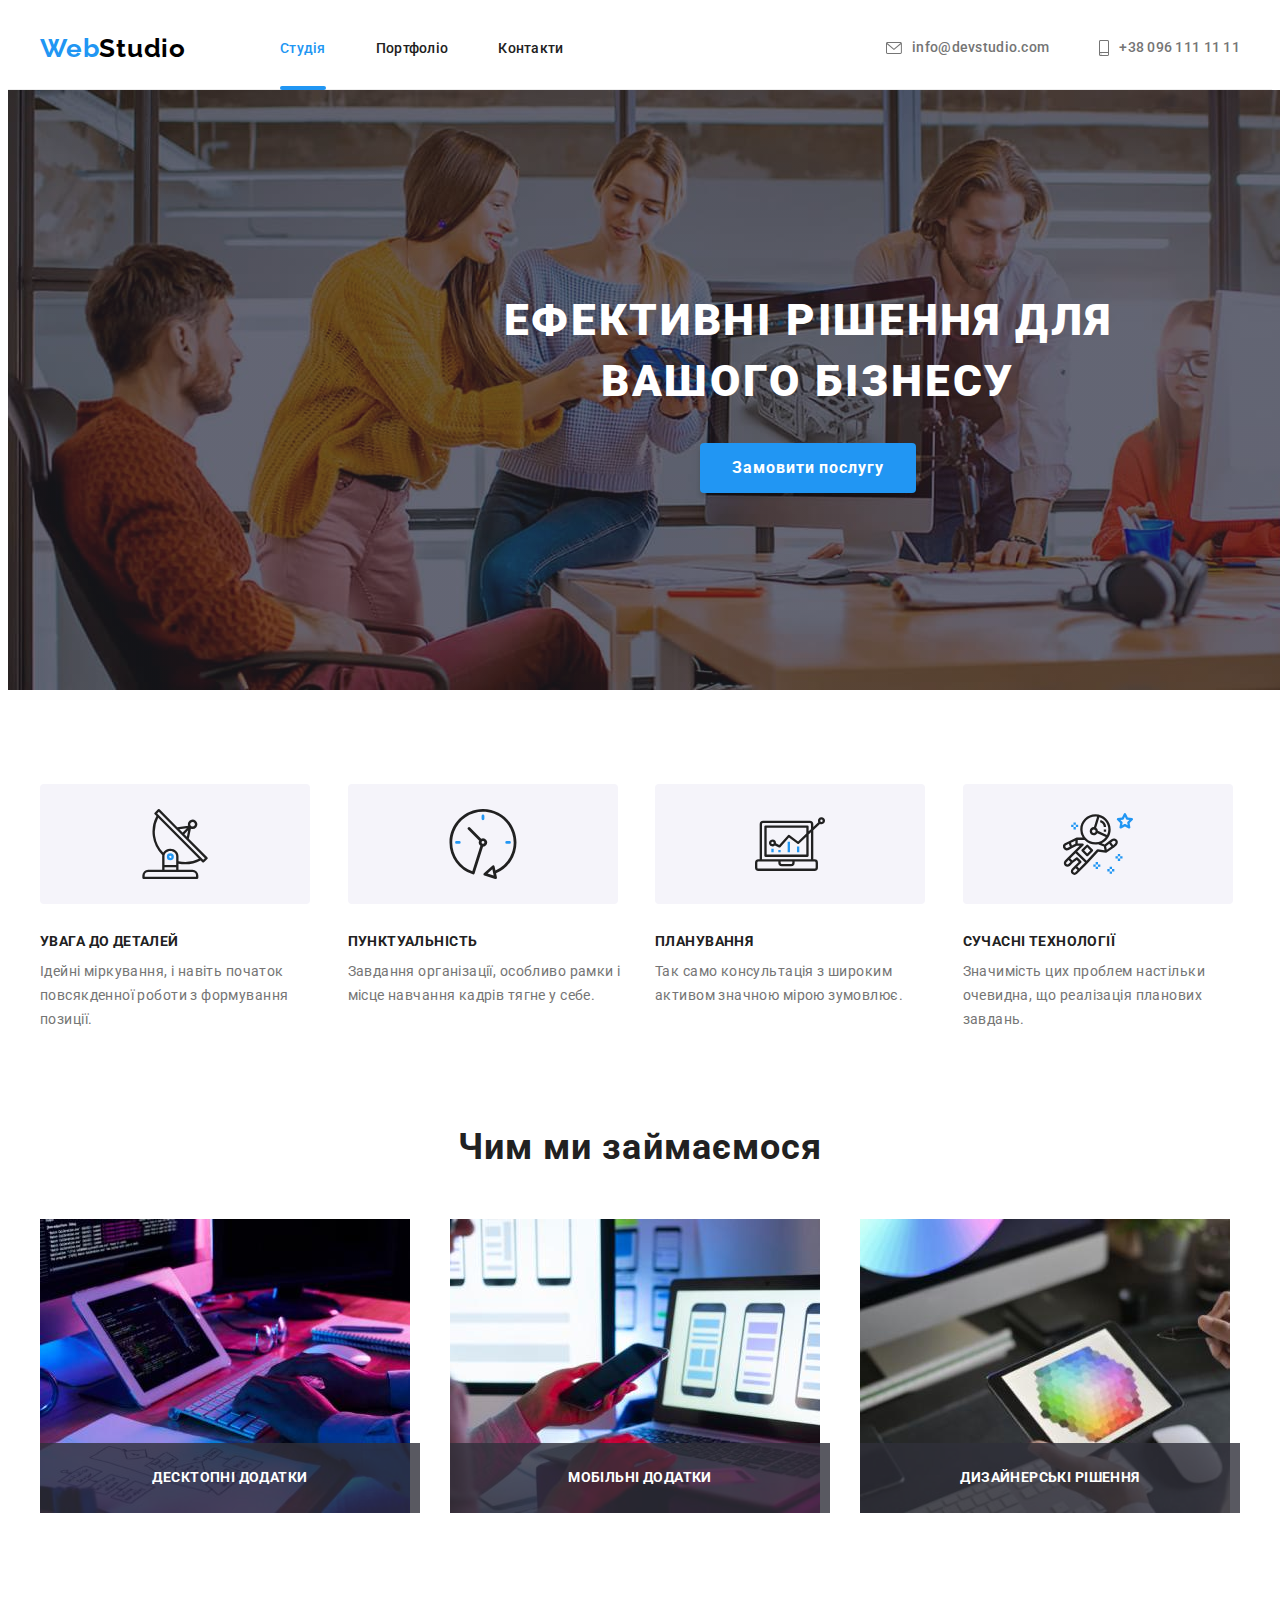
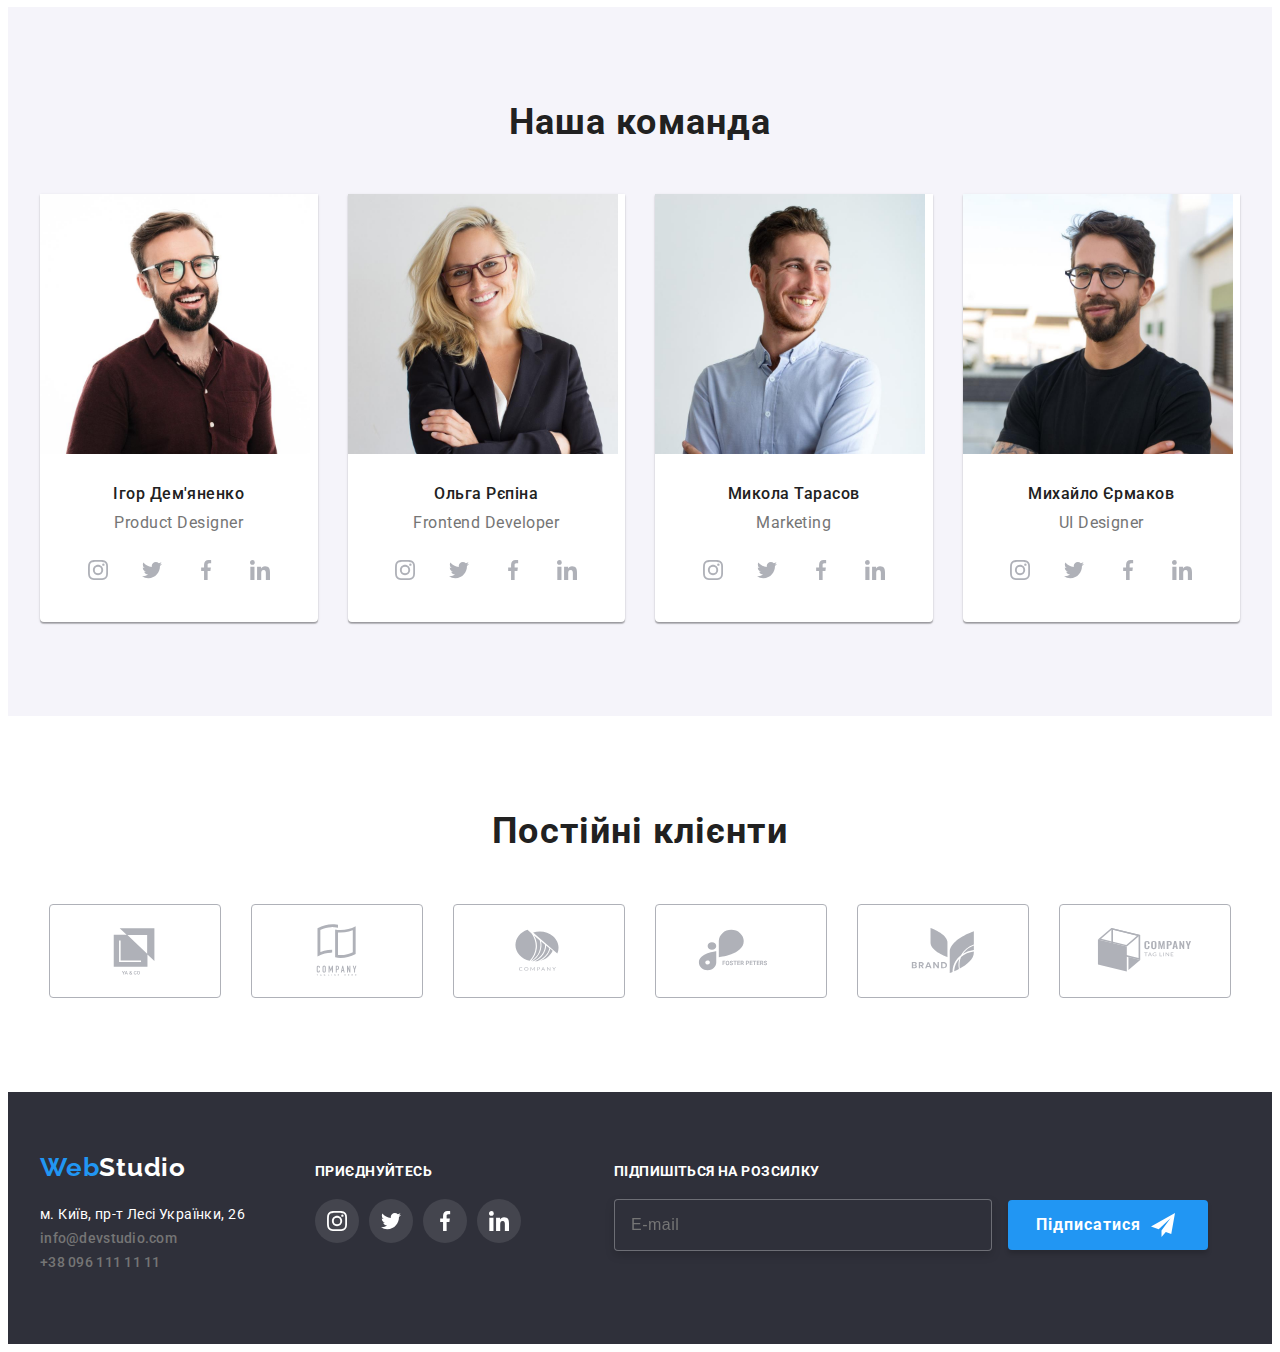
<file: index.html>
<!DOCTYPE html>
<html lang="uk">
  <head>
    <meta charset="UTF-8" />
    <meta http-equiv="X-UA-Compatible" content="IE=edge" />
    <meta name="viewport" content="width=device-width, initial-scale=1.0" />
    <title>Студія</title>
    <link rel="preconnect" href="https://fonts.googleapis.com" />
    <link rel="preconnect" href="https://fonts.gstatic.com" crossorigin />
    <link
      href="https://fonts.googleapis.com/css2?family=Raleway:wght@700&family=Roboto:wght@400;500;700;900&display=swap"
      rel="stylesheet"
    />
    <link
      rel="stylesheet"
      href="https://cdnjs.cloudflare.com/ajax/libs/modern-normalize/1.1.0/modern-normalize.min.css"
      integrity="sha512-wpPYUAdjBVSE4KJnH1VR1HeZfpl1ub8YT/NKx4PuQ5NmX2tKuGu6U/JRp5y+Y8XG2tV+wKQpNHVUX03MfMFn9Q=="
      crossorigin="anonymous"
      referrerpolicy="no-referrer"
    />
    <link rel="stylesheet" href="./css/main.min.css" />
  </head>
  <body>
    <!-- Header -->
    <header class="header">
      <div class="container">
        <nav class="header__nav header__nav--flex">
          <!-- Logo -->
          <a href="./index.html" class="logo">
            <span class="logo--text-color">Web</span>Studio
          </a>
          <ul class="header__nav-list">
            <li class="header__item">
              <a href="./index.html" class="header__link header__link--current">
                Студія
              </a>
            </li>
            <li class="header__item">
              <a href="./portfolio.html" class="header__link">Портфоліо</a>
            </li>
            <li class="header__item">
              <a href="./portfolio.html" class="header__link">Контакти</a>
            </li>
          </ul>
          <!-- Contacts -->
          <ul class="header__contact-list">
            <li class="header__item">
              <a href="mailto:info@devstudio.com" class="header__mail">
                <svg class="header__icon" width="16" height="12">
                  <use href="./img/icons.svg#icon-envelope" />
                </svg>
                info@devstudio.com
              </a>
            </li>
            <li class="header__item">
              <a href="tel:+380961111111" class="header__phone">
                <svg class="header__icon" width="10" height="16">
                  <use href="./img/icons.svg#icon-smartphone" />
                </svg>
                +38 096 111 11 11
              </a>
            </li>
          </ul>
        </nav>
      </div>
    </header>
    <!-- Main -->
    <main>
      <!-- Hero -->
      <section class="hero">
        <div class="container">
          <h1 class="hero__title">Ефективні рішення для вашого бізнесу</h1>
          <button type="button" class="hero__btn" data-modal-open>
            Замовити послугу
          </button>
        </div>
      </section>
      <!-- Advatages -->
      <section class="advantages section--padding">
        <h2 class="visually-hidden">Переваги</h2>
        <div class="container">
          <ul class="advantages__list">
            <li class="advantages__item">
              <div class="advatages__icon">
                <svg class="icon-antenna" width="70" height="70">
                  <use href="./img/icons.svg#icon-antenna" />
                </svg>
              </div>
              <h3 class="advantages__title">Увага до деталей</h3>
              <p class="advantages__description">
                Ідейні міркування, і навіть початок повсякденної роботи з
                формування позиції.
              </p>
            </li>
            <li class="advantages__item">
              <div class="advatages__icon">
                <svg class="icon-clock" width="70" height="70">
                  <use href="./img/icons.svg#icon-clock" />
                </svg>
              </div>
              <h3 class="advantages__title">Пунктуальність</h3>
              <p class="advantages__description">
                Завдання організації, особливо рамки і місце навчання кадрів
                тягне у себе.
              </p>
            </li>
            <li class="advantages__item">
              <div class="advatages__icon">
                <svg class="icon-diagram" width="70" height="70">
                  <use href="./img/icons.svg#icon-diagram" />
                </svg>
              </div>
              <h3 class="advantages__title">Планування</h3>
              <p class="advantages__description">
                Так само консультація з широким активом значною мірою зумовлює.
              </p>
            </li>
            <li class="advantages__item">
              <div class="advatages__icon">
                <svg class="icon-astronaut" width="70" height="70">
                  <use href="./img/icons.svg#icon-astronaut" />
                </svg>
              </div>
              <h3 class="advantages__title">Сучасні технології</h3>
              <p class="advantages__description">
                Значимість цих проблем настільки очевидна, що реалізація
                планових завдань.
              </p>
            </li>
          </ul>
        </div>
      </section>
      <!-- Buisness occupation -->
      <section class="occupation section--padding">
        <div class="container">
          <h2 class="occupation__title">Чим ми займаємося</h2>
          <ul class="occupation__list">
            <li class="occupation__item">
              <div class="occupation__thumb">
                <img
                  src="img/studio-img/example1.jpg"
                  alt="web-development"
                  width="370"
                />
                <div class="occupation__overflow">
                  <p class="occupation__description">Десктопні додатки</p>
                </div>
              </div>
            </li>
            <li class="occupation__item">
              <div class="occupation__thumb">
                <img
                  src="img/studio-img/example2.jpg"
                  alt="mobile-app-develepment"
                  width="370"
                />
                <div class="occupation__overflow">
                  <p class="occupation__description">Мобільні додатки</p>
                </div>
              </div>
            </li>
            <li class="occupation__item">
              <div class="occupation__thumb">
                <img
                  src="img/studio-img/example3.jpg"
                  alt="webdesign"
                  width="370"
                />
                <div class="occupation__overflow">
                  <p class="occupation__description">Дизайнерські рішення</p>
                </div>
              </div>
            </li>
          </ul>
        </div>
      </section>
      <!-- Team -->
      <section class="team section--padding">
        <div class="container">
          <h2 class="team__title">Наша команда</h2>
          <ul class="team__list">
            <li class="team__item">
              <img
                class="team__img"
                src="img/studio-img/productdesigner.jpg"
                alt="productdesigner"
                width="270"
              />
              <h3 class="team__name">Ігор Дем'яненко</h3>
              <p class="team__description">Product Designer</p>
              <ul class="social-links">
                <li class="social-links__item">
                  <a
                    class="social-links__link"
                    href="https://www.instagram.com/"
                    aria-label="Instagram"
                    target="_blank"
                    rel="noopener noreferrer nofollow"
                  >
                    <svg class="social-links__icon" width="20" height="20">
                      <use href="./img/icons.svg#icon-instagram" />
                    </svg>
                  </a>
                </li>
                <li class="social-links__item">
                  <a
                    class="social-links__link"
                    href="https://twitter.com/"
                    aria-label="Twitter"
                    target="_blank"
                    rel="noopener noreferrer nofollow"
                  >
                    <svg class="social-links__icon" width="20" height="20">
                      <use href="./img/icons.svg#icon-twitter" />
                    </svg>
                  </a>
                </li>
                <li class="social-links__item">
                  <a
                    class="social-links__link"
                    href="https://facebook.com/"
                    aria-label="Facebook"
                    target="_blank"
                    rel="noopener noreferrer nofollow"
                  >
                    <svg class="social-links__icon" width="20" height="20">
                      <use href="./img/icons.svg#icon-facebook" />
                    </svg>
                  </a>
                </li>
                <li class="social-links__item">
                  <a
                    class="social-links__link"
                    href="https://de.linkedin.com/"
                    aria-label="LinkedIn"
                    target="_blank"
                    rel="noopener noreferrer nofollow"
                  >
                    <svg class="social-links__icon" width="20" height="20">
                      <use href="./img/icons.svg#icon-linkedin" />
                    </svg>
                  </a>
                </li>
              </ul>
            </li>
            <li class="team__item">
              <img
                class="team__img"
                src="img/studio-img/frontdeveloper.jpg"
                alt="frontdeveloper"
                width="270"
              />
              <h3 class="team__name">Ольга Рєпіна</h3>
              <p class="team__description">Frontend Developer</p>
              <ul class="social-links">
                <li class="social-links__item">
                  <a
                    class="social-links__link"
                    href="https://www.instagram.com/"
                    aria-label="Instagram"
                    target="_blank"
                    rel="noopener noreferrer nofollow"
                  >
                    <svg class="social-links__icon" width="20" height="20">
                      <use href="./img/icons.svg#icon-instagram" />
                    </svg>
                  </a>
                </li>
                <li class="social-links__item">
                  <a
                    class="social-links__link"
                    href="https://twitter.com/"
                    aria-label="Twitter"
                    target="_blank"
                    rel="noopener noreferrer nofollow"
                  >
                    <svg class="social-links__icon" width="20" height="20">
                      <use href="./img/icons.svg#icon-twitter" />
                    </svg>
                  </a>
                </li>
                <li class="social-links__item">
                  <a
                    class="social-links__link"
                    href="https://facebook.com/"
                    aria-label="Facebook"
                    target="_blank"
                    rel="noopener noreferrer nofollow"
                  >
                    <svg class="social-links__icon" width="20" height="20">
                      <use href="./img/icons.svg#icon-facebook" />
                    </svg>
                  </a>
                </li>
                <li class="social-links__item">
                  <a
                    class="social-links__link"
                    href="https://de.linkedin.com/"
                    aria-label="LinkedIn"
                    target="_blank"
                    rel="noopener noreferrer nofollow"
                  >
                    <svg class="social-links__icon" width="20" height="20">
                      <use href="./img/icons.svg#icon-linkedin" />
                    </svg>
                  </a>
                </li>
              </ul>
            </li>
            <li class="team__item">
              <img
                class="team__img"
                src="img/studio-img/marketing.jpg"
                alt="marketing"
                width="270"
              />
              <h3 class="team__name">Микола Тарасов</h3>
              <p class="team__description">Marketing</p>
              <ul class="social-links">
                <li class="social-links__item">
                  <a
                    class="social-links__link"
                    href="https://www.instagram.com/"
                    aria-label="Instagram"
                    target="_blank"
                    rel="noopener noreferrer nofollow"
                  >
                    <svg class="social-links__icon" width="20" height="20">
                      <use href="./img/icons.svg#icon-instagram" />
                    </svg>
                  </a>
                </li>
                <li class="social-links__item">
                  <a
                    class="social-links__link"
                    href="https://twitter.com/"
                    aria-label="Twitter"
                    target="_blank"
                    rel="noopener noreferrer nofollow"
                  >
                    <svg class="social-links__icon" width="20" height="20">
                      <use href="./img/icons.svg#icon-twitter" />
                    </svg>
                  </a>
                </li>
                <li class="social-links__item">
                  <a
                    class="social-links__link"
                    href="https://facebook.com/"
                    aria-label="Facebook"
                    target="_blank"
                    rel="noopener noreferrer nofollow"
                  >
                    <svg class="social-links__icon" width="20" height="20">
                      <use href="./img/icons.svg#icon-facebook" />
                    </svg>
                  </a>
                </li>
                <li class="social-links__item">
                  <a
                    class="social-links__link"
                    href="https://de.linkedin.com/"
                    aria-label="LinkedIn"
                    target="_blank"
                    rel="noopener noreferrer nofollow"
                  >
                    <svg class="social-links__icon" width="20" height="20">
                      <use href="./img/icons.svg#icon-linkedin" />
                    </svg>
                  </a>
                </li>
              </ul>
            </li>
            <li class="team__item">
              <img
                class="team__img"
                src="img/studio-img/uidesigner.jpg"
                alt="uidesigner"
                width="270"
              />
              <h3 class="team__name">Михайло Єрмаков</h3>
              <p class="team__description">UI Designer</p>
              <ul class="social-links">
                <li class="social-links__item">
                  <a
                    class="social-links__link"
                    href="https://www.instagram.com/"
                    aria-label="Instagram"
                    target="_blank"
                    rel="noopener noreferrer nofollow"
                  >
                    <svg class="social-links__icon" width="20" height="20">
                      <use href="./img/icons.svg#icon-instagram" />
                    </svg>
                  </a>
                </li>
                <li class="social-links__item">
                  <a
                    class="social-links__link"
                    href="https://twitter.com/"
                    aria-label="Twitter"
                    target="_blank"
                    rel="noopener noreferrer nofollow"
                  >
                    <svg class="social-links__icon" width="20" height="20">
                      <use href="./img/icons.svg#icon-twitter" />
                    </svg>
                  </a>
                </li>
                <li class="social-links__item">
                  <a
                    class="social-links__link"
                    href="https://facebook.com/"
                    aria-label="Facebook"
                    target="_blank"
                    rel="noopener noreferrer nofollow"
                  >
                    <svg class="social-links__icon" width="20" height="20">
                      <use href="./img/icons.svg#icon-facebook" />
                    </svg>
                  </a>
                </li>
                <li class="social-links__item">
                  <a
                    class="social-links__link"
                    href="https://de.linkedin.com/"
                    aria-label="LinkedIn"
                    target="_blank"
                    rel="noopener noreferrer nofollow"
                  >
                    <svg class="social-links__icon" width="20" height="20">
                      <use href="./img/icons.svg#icon-linkedin" />
                    </svg>
                  </a>
                </li>
              </ul>
            </li>
          </ul>
        </div>
      </section>
      <section class="customers section--padding">
        <h2 class="customers__title">Постійні клієнти</h2>
        <div class="container">
          <ul class="customers__list">
            <li class="customers__item">
              <a class="customers__link" href="#">
                <svg class="customers__icon" width="106" height="60">
                  <use href="./img/icons.svg#icon-company1" />
                </svg>
              </a>
            </li>
            <li class="customers__item">
              <a class="customers__link" href="#">
                <svg class="customers__icon" width="106" height="60">
                  <use href="./img/icons.svg#icon-company2" />
                </svg>
              </a>
            </li>
            <li class="customers__item">
              <a class="customers__link" href="#">
                <svg class="customers__icon" width="106" height="60">
                  <use href="./img/icons.svg#icon-company3" />
                </svg>
              </a>
            </li>
            <li class="customers__item">
              <a class="customers__link" href="#">
                <svg class="customers__icon" width="106" height="60">
                  <use href="./img/icons.svg#icon-company4" />
                </svg>
              </a>
            </li>
            <li class="customers__item">
              <a class="customers__link" href="#">
                <svg class="customers__icon" width="106" height="60">
                  <use href="./img/icons.svg#icon-company5" />
                </svg>
              </a>
            </li>
            <li class="customers__item">
              <a class="customers__link" href="#">
                <svg class="customers__icon" width="106" height="60">
                  <use href="./img/icons.svg#icon-company6" />
                </svg>
              </a>
            </li>
          </ul>
        </div>
      </section>
    </main>
    <!-- Footer -->
    <footer class="footer">
      <div class="container container__footer--flex">
        <address class="adress">
          <a href="./index.html" class="footer__logo">
            <span class="logo--text-color">Web</span>
            Studio
          </a>
          <ul class="adress__list">
            <li class="adress__item">
              <a
                href="https://goo.gl/maps/CPtrU1FHBa2aNyZL9"
                target="_blank"
                rel="noopener noreferrer nofollow"
                class="adress__google-link"
              >
                м. Київ, пр-т Лесі Українки, 26
              </a>
            </li>
            <li class="adress__item">
              <a
                href="mailto:info@devstudio.com"
                class="header__mail adress__mail"
              >
                info@devstudio.com
              </a>
            </li>
            <li class="adress__item">
              <a href="tel:+380961111111" class="header__phone adress__phone">
                +38 096 111 11 11
              </a>
            </li>
          </ul>
        </address>

        <div class="follow">
          <p class="follow__text">приєднуйтесь</p>
          <ul class="social-links">
            <li class="social-links__item">
              <a
                class="social-links__link--background-color"
                href="https://www.instagram.com/"
                aria-label="Instagram"
                target="_blank"
                rel="noopener noreferrer nofollow"
              >
                <svg
                  class="social-links__icon social-links__icon--white"
                  width="20"
                  height="20"
                >
                  <use href="./img/icons.svg#icon-instagram" />
                </svg>
              </a>
            </li>
            <li class="social-links__item">
              <a
                class="social-links__link--background-color"
                href="https://twitter.com/"
                aria-label="Twitter"
                target="_blank"
                rel="noopener noreferrer nofollow"
              >
                <svg
                  class="social-links__icon social-links__icon--white"
                  width="20"
                  height="20"
                >
                  <use href="./img/icons.svg#icon-twitter" />
                </svg>
              </a>
            </li>
            <li class="social-links__item">
              <a
                class="social-links__link--background-color"
                href="https://facebook.com/"
                aria-label="Facebook"
                target="_blank"
                rel="noopener noreferrer nofollow"
              >
                <svg
                  class="social-links__icon social-links__icon--white"
                  width="20"
                  height="20"
                >
                  <use href="./img/icons.svg#icon-facebook" />
                </svg>
              </a>
            </li>
            <li class="social-links__item">
              <a
                class="social-links__link--background-color"
                href="https://de.linkedin.com/"
                aria-label="LinkedIn"
                target="_blank"
                rel="noopener noreferrer nofollow"
              >
                <svg
                  class="social-links__icon social-links__icon--white"
                  width="20"
                  height="20"
                >
                  <use href="./img/icons.svg#icon-linkedin" />
                </svg>
              </a>
            </li>
          </ul>
        </div>
        <form class="signup-form">
          <p class="signup-form__title">Підпишіться на розсилку</p>
          <div class="signup-form__field">
            <label class="signup-form__label">
              <input
                class="signup-form__input"
                type="email"
                name="email"
                placeholder="E-mail"
              />
            </label>
            <button class="signup-form__submit-btn" type="submit">
              Підписатися
              <svg class="signup-form__icon" width="24" height="24">
                <use href="./img/icons.svg#icon-send" />
              </svg>
            </button>
          </div>
        </form>
      </div>
    </footer>
    <div class="backdrop is-hidden" data-modal>
      <div class="modal">
        <button class="close-btn" data-modal-close>
          <svg class="close-btn__icon" width="18" height="18">
            <use href="./img/icons.svg#icon-close-btn" />
          </svg>
        </button>
        <form class="modal__form" autocomplete="off">
          <p class="modal__text">Залиште свої дані, ми вам передзвонимо</p>
          <label class="modal__label">
            Ім'я
            <input class="modal__input" type="text" name="user-name" />
            <svg class="modal__icon" width="18" height="18">
              <use href="./img/icons.svg#icon-name" />
            </svg>
          </label>
          <label class="modal__label">
            Телефон
            <input class="modal__input" type="tel" name="telephone" />
            <svg class="modal__icon" width="18" height="18">
              <use href="./img/icons.svg#icon-phone" />
            </svg>
          </label>
          <label class="modal__label">
            Пошта
            <input class="modal__input" type="email" name="email" />
            <svg class="modal__icon" width="18" height="18">
              <use href="./img/icons.svg#icon-email" />
            </svg>
          </label>
          <label class="modal__label">
            Коментар
            <textarea
              class="modal__comment"
              placeholder="Введіть текст"
            ></textarea>
          </label>
          <label class="modal__check">
            <input
              class="modal__check-input visually-hidden"
              type="checkbox"
              name="check"
            />
            <svg class="modal__icon-check" width="16" height="15">
              <use href="./img/icons.svg#icon-check" />
            </svg>
            Погоджуюся з розсилкою та приймаю&nbsp;
            <a class="modal__link" href="#"> Умови договору</a>
          </label>
          <button class="hero__btn--center" type="submit">Відправити</button>
        </form>
      </div>
    </div>

    <script src="./js/modal.js"></script>
  </body>
</html>
</file>
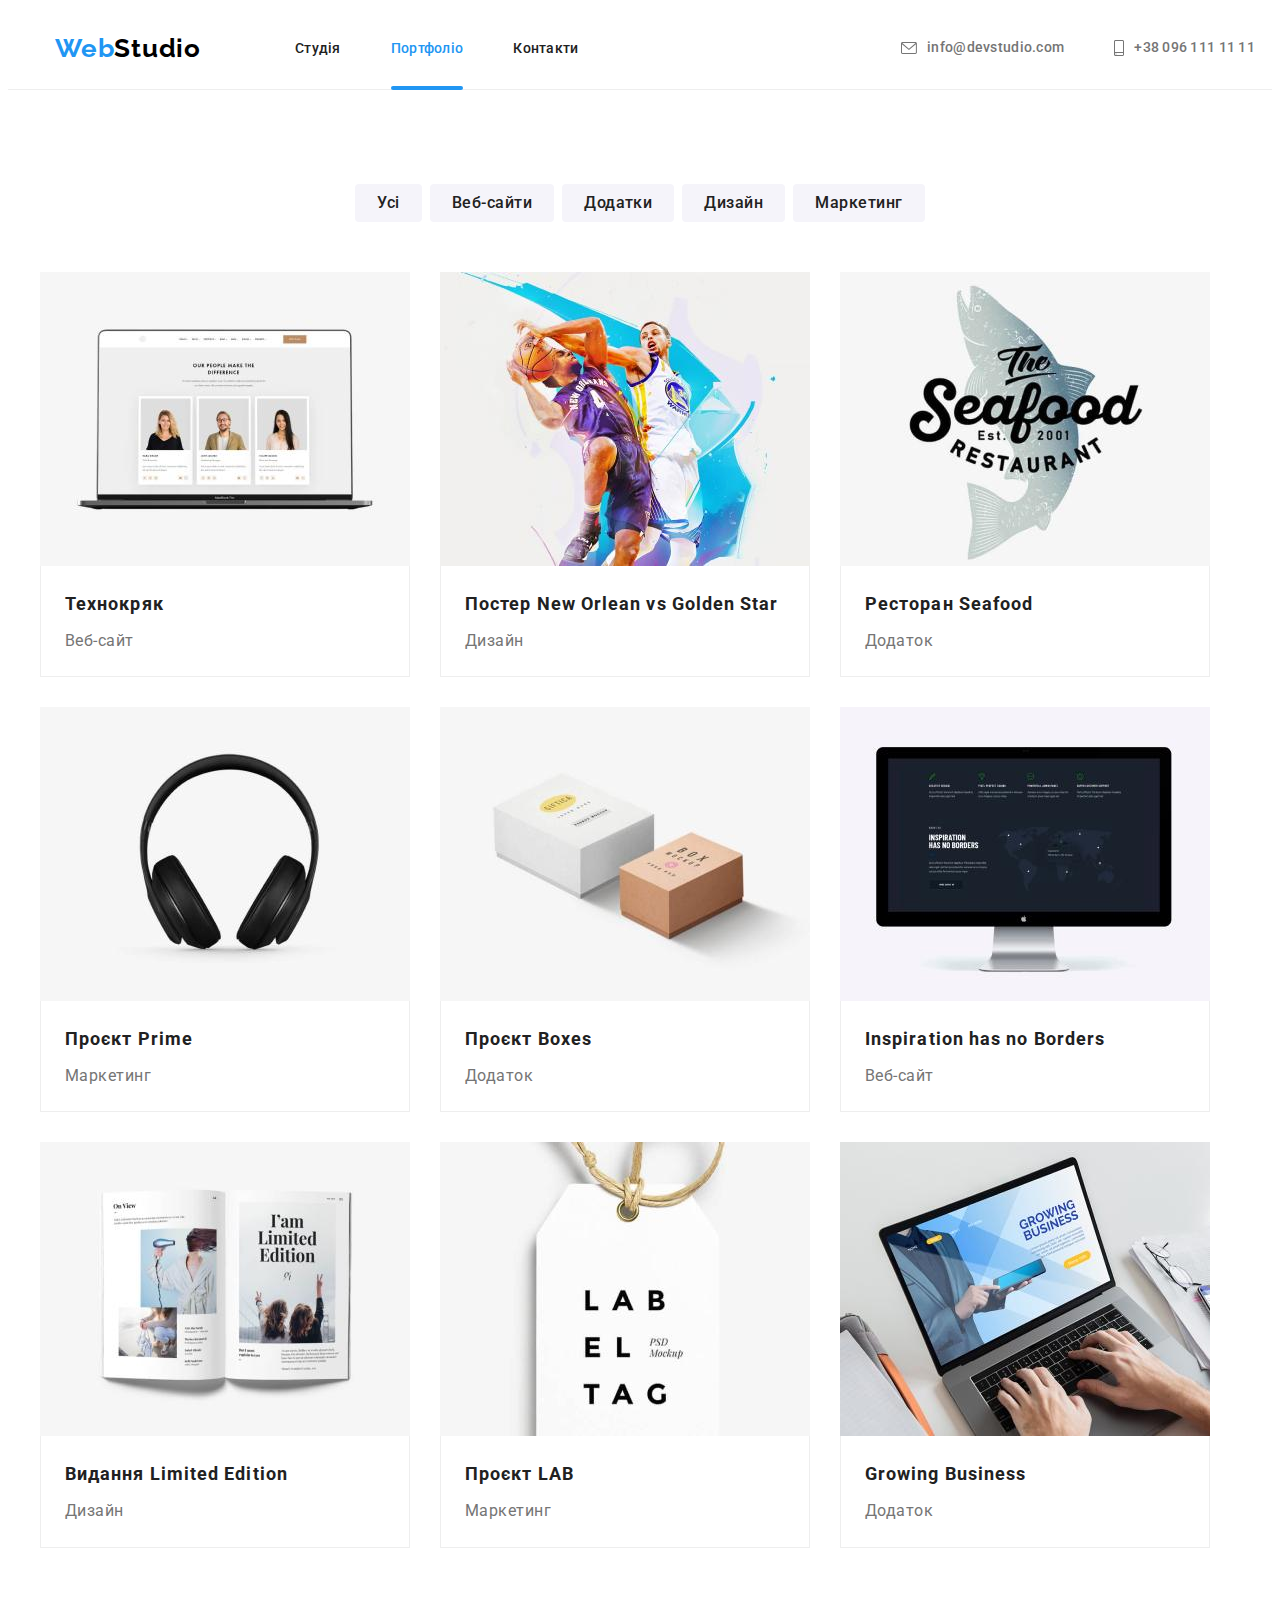
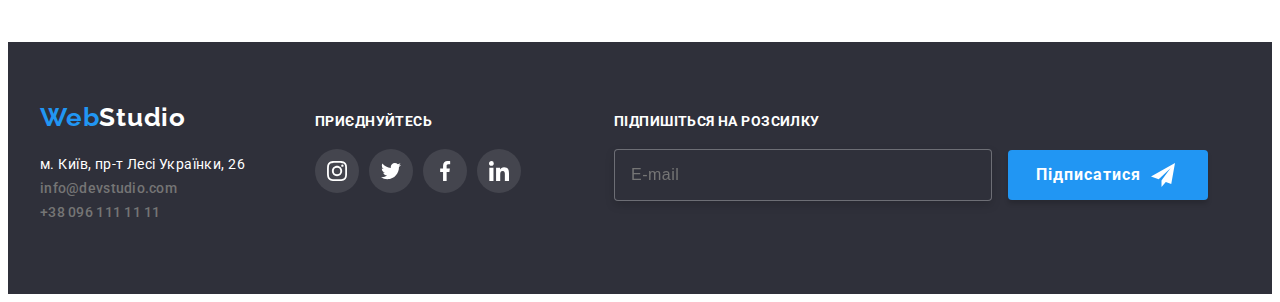
<file: portfolio.html>
<!DOCTYPE html>
<html lang="uk">
  <head>
    <meta charset="UTF-8" />
    <meta http-equiv="X-UA-Compatible" content="IE=edge" />
    <meta name="viewport" content="width=device-width, initial-scale=1.0" />
    <title>Студія</title>
    <link rel="preconnect" href="https://fonts.googleapis.com" />
    <link rel="preconnect" href="https://fonts.gstatic.com" crossorigin />
    <link
      href="https://fonts.googleapis.com/css2?family=Raleway:wght@700&family=Roboto:wght@400;500;700;900&display=swap"
      rel="stylesheet"
    />
    <link
      rel="stylesheet"
      href="https://cdnjs.cloudflare.com/ajax/libs/modern-normalize/1.1.0/modern-normalize.min.css"
      integrity="sha512-wpPYUAdjBVSE4KJnH1VR1HeZfpl1ub8YT/NKx4PuQ5NmX2tKuGu6U/JRp5y+Y8XG2tV+wKQpNHVUX03MfMFn9Q=="
      crossorigin="anonymous"
      referrerpolicy="no-referrer"
    />
    <link rel="stylesheet" href="./css/main.min.css" />
  </head>
  <body>
    <!-- Header -->
    <header class="header">
      <div class="container">
        <nav class="header__nav header__nav--flex container">
          <!-- Logo -->
          <a href="./index.html" class="logo">
            <span class="logo--text-color">Web</span>Studio
          </a>
          <ul class="header__nav-list">
            <li class="header__item">
              <a href="./index.html" class="header__link"> Студія </a>
            </li>
            <li class="header__item">
              <a
                href="./portfolio.html"
                class="header__link header__link--current"
              >
                Портфоліо
              </a>
            </li>
            <li class="header__item">
              <a href="./portfolio.html" class="header__link">Контакти</a>
            </li>
          </ul>
          <!-- Contacts -->
          <ul class="header__contact-list">
            <li class="header__item">
              <a href="mailto:info@devstudio.com" class="header__mail">
                <svg class="header__icon" width="16" height="12">
                  <use href="./img/icons.svg#icon-envelope" />
                </svg>
                info@devstudio.com
              </a>
            </li>
            <li class="header__item">
              <a href="tel:+380961111111" class="header__phone">
                <svg class="header__icon" width="10" height="16">
                  <use href="./img/icons.svg#icon-smartphone" />
                </svg>
                +38 096 111 11 11
              </a>
            </li>
          </ul>
        </nav>
      </div>
    </header>
    <!-- Main -->
    <main>
      <section class="gallery section--padding">
        <div class="container">
          <h1 class="gallery__title visually-hidden">Portfolio gallery</h1>
          <div class="filter">
            <ul class="filter__list">
              <li class="filter__item">
                <button type="button" class="filter__btn">Усі</button>
              </li>
              <li class="filter__item">
                <button type="button" class="filter__btn">Веб-сайти</button>
              </li>
              <li class="filter__item">
                <button type="button" class="filter__btn">Додатки</button>
              </li>
              <li class="filter__item">
                <button type="button" class="filter__btn">Дизайн</button>
              </li>
              <li class="filter__item">
                <button type="button" class="filter__btn">Маркетинг</button>
              </li>
            </ul>
          </div>
          <div class="portfolio">
            <ul class="portfolio__list">
              <li class="portfolio__item">
                <a class="portfolio__link" href="#">
                  <div class="portfolio__thumb">
                    <img
                      src="img/portfolio-img/techno-page.jpg"
                      alt="laptop"
                      width="370"
                    />
                    <div class="portfolio__overlay">
                      Ресурс пропонує комплексні пропозиції з різним рівнем
                      функціоналу та сервісів. Все це дозволить відвідувачу
                      отримати вичерпні відомості про компанію чи приватну
                      особу.
                    </div>
                  </div>
                  <div class="portfolio__descr">
                    <h2 class="portfolio__title">Технокряк</h2>
                    <p class="portfolio__text">Веб-сайт</p>
                  </div>
                </a>
              </li>
              <li class="portfolio__item">
                <a class="portfolio__link" href="#">
                  <div class="portfolio__thumb">
                    <img
                      src="img/portfolio-img/basketball-poster.jpg"
                      alt="poster"
                      width="370"
                    />
                    <div class="portfolio__overlay">
                      Ресурс пропонує комплексні пропозиції з різним рівнем
                      функціоналу та сервісів. Все це дозволить відвідувачу
                      отримати вичерпні відомості про компанію чи приватну
                      особу.
                    </div>
                  </div>

                  <div class="portfolio__descr">
                    <h2 class="portfolio__title">
                      Постер New Orlean vs Golden Star
                    </h2>
                    <p class="portfolio__text">Дизайн</p>
                  </div>
                </a>
              </li>
              <li class="portfolio__item">
                <a class="portfolio__link" href="#">
                  <div class="portfolio__thumb">
                    <img
                      src="img/portfolio-img/restaurant.jpg"
                      alt="restaurant-menu"
                      width="370"
                    />
                    <div class="portfolio__overlay">
                      Ресурс пропонує комплексні пропозиції з різним рівнем
                      функціоналу та сервісів. Все це дозволить відвідувачу
                      отримати вичерпні відомості про компанію чи приватну
                      особу.
                    </div>
                  </div>

                  <div class="portfolio__descr">
                    <h2 class="portfolio__title">Ресторан Seafood</h2>
                    <p class="portfolio__text">Додаток</p>
                  </div>
                </a>
              </li>
              <li class="portfolio__item">
                <a class="portfolio__link" href="#">
                  <div class="portfolio__thumb">
                    <img
                      src="img/portfolio-img/headphones.jpg"
                      alt="headphones"
                      width="370"
                    />
                    <div class="portfolio__overlay">
                      Ресурс пропонує комплексні пропозиції з різним рівнем
                      функціоналу та сервісів. Все це дозволить відвідувачу
                      отримати вичерпні відомості про компанію чи приватну
                      особу.
                    </div>
                  </div>

                  <div class="portfolio__descr">
                    <h2 class="portfolio__title">Проєкт Prime</h2>
                    <p class="portfolio__text">Маркетинг</p>
                  </div>
                </a>
              </li>
              <li class="portfolio__item">
                <a class="portfolio__link" href="#">
                  <div class="portfolio__thumb">
                    <img
                      src="img/portfolio-img/boxes.jpg"
                      alt="boxes"
                      width="370"
                    />
                    <div class="portfolio__overlay">
                      Ресурс пропонує комплексні пропозиції з різним рівнем
                      функціоналу та сервісів. Все це дозволить відвідувачу
                      отримати вичерпні відомості про компанію чи приватну
                      особу.
                    </div>
                  </div>

                  <div class="portfolio__descr">
                    <h2 class="portfolio__title">Проєкт Boxes</h2>
                    <p class="portfolio__text">Додаток</p>
                  </div>
                </a>
              </li>
              <li class="portfolio__item">
                <a class="portfolio__link" href="#">
                  <div class="portfolio__thumb">
                    <img
                      src="img/portfolio-img/monitor.jpg"
                      alt="monitor"
                      width="370"
                    />
                    <div class="portfolio__overlay">
                      Ресурс пропонує комплексні пропозиції з різним рівнем
                      функціоналу та сервісів. Все це дозволить відвідувачу
                      отримати вичерпні відомості про компанію чи приватну
                      особу.
                    </div>
                  </div>

                  <div class="portfolio__descr">
                    <h2 class="portfolio__title">Inspiration has no Borders</h2>
                    <p class="portfolio__text">Веб-сайт</p>
                  </div>
                </a>
              </li>
              <li class="portfolio__item">
                <a class="portfolio__link" href="#">
                  <div class="portfolio__thumb">
                    <img
                      src="img/portfolio-img/book.jpg"
                      alt="opened-book"
                      width="370"
                    />
                    <div class="portfolio__overlay">
                      Ресурс пропонує комплексні пропозиції з різним рівнем
                      функціоналу та сервісів. Все це дозволить відвідувачу
                      отримати вичерпні відомості про компанію чи приватну
                      особу.
                    </div>
                  </div>

                  <div class="portfolio__descr">
                    <h2 class="portfolio__title">Видання Limited Edition</h2>
                    <p class="portfolio__text">Дизайн</p>
                  </div>
                </a>
              </li>
              <li class="portfolio__item">
                <a class="portfolio__link" href="#">
                  <div class="portfolio__thumb">
                    <img
                      src="img/portfolio-img/labeltag.jpg"
                      alt="labeltag"
                      width="370"
                    />
                    <div class="portfolio__overlay">
                      Ресурс пропонує комплексні пропозиції з різним рівнем
                      функціоналу та сервісів. Все це дозволить відвідувачу
                      отримати вичерпні відомості про компанію чи приватну
                      особу.
                    </div>
                  </div>
                  <div class="portfolio__descr">
                    <h2 class="portfolio__title">Проєкт LAB</h2>
                    <p class="portfolio__text">Маркетинг</p>
                  </div>
                </a>
              </li>
              <li class="portfolio__item">
                <a class="portfolio__link" href="#">
                  <div class="portfolio__thumb">
                    <img
                      src="img/portfolio-img/buisness-page.jpg"
                      alt="opened-laptop"
                      width="370"
                    />
                    <div class="portfolio__overlay">
                      Ресурс пропонує комплексні пропозиції з різним рівнем
                      функціоналу та сервісів. Все це дозволить відвідувачу
                      отримати вичерпні відомості про компанію чи приватну
                      особу.
                    </div>
                  </div>
                  <div class="portfolio__descr">
                    <h2 class="portfolio__title">Growing Business</h2>
                    <p class="portfolio__text">Додаток</p>
                  </div>
                </a>
              </li>
            </ul>
          </div>
        </div>
      </section>
    </main>
    <!-- Footer -->
    <footer class="footer">
      <div class="container container__footer--flex">
        <address class="adress">
          <a href="./index.html" class="logo footer__logo">
            <span class="logo--text-color">Web</span>
            Studio
          </a>
          <ul class="adress__list">
            <li class="adress__item">
              <a
                href="https://goo.gl/maps/CPtrU1FHBa2aNyZL9"
                target="_blank"
                rel="noopener noreferrer nofollow"
                class="adress__google-link"
              >
                м. Київ, пр-т Лесі Українки, 26
              </a>
            </li>
            <li class="adress__item">
              <a
                href="mailto:info@devstudio.com"
                class="header__mail adress__mail"
              >
                info@devstudio.com
              </a>
            </li>
            <li class="adress__item">
              <a href="tel:+380961111111" class="header__phone adress__phone">
                +38 096 111 11 11
              </a>
            </li>
          </ul>
        </address>

        <div class="follow">
          <p class="follow__text">приєднуйтесь</p>
          <ul class="social-links">
            <li class="social-links__item">
              <a
                class="social-links__link social-links__link--background-color"
                href="https://www.instagram.com/"
                aria-label="Instagram"
                target="_blank"
                rel="noopener noreferrer nofollow"
              >
                <svg
                  class="social-links__icon social-links__icon--white"
                  width="20"
                  height="20"
                >
                  <use href="./img/icons.svg#icon-instagram" />
                </svg>
              </a>
            </li>
            <li class="social-links__item">
              <a
                class="social-links__link social-links__link--background-color"
                href="https://twitter.com/"
                aria-label="Twitter"
                target="_blank"
                rel="noopener noreferrer nofollow"
              >
                <svg
                  class="social-links__icon social-links__icon--white"
                  width="20"
                  height="20"
                >
                  <use href="./img/icons.svg#icon-twitter" />
                </svg>
              </a>
            </li>
            <li class="social-links__item">
              <a
                class="social-links__link social-links__link--background-color"
                href="https://facebook.com/"
                aria-label="Facebook"
                target="_blank"
                rel="noopener noreferrer nofollow"
              >
                <svg
                  class="social-links__icon social-links__icon--white"
                  width="20"
                  height="20"
                >
                  <use href="./img/icons.svg#icon-facebook" />
                </svg>
              </a>
            </li>
            <li class="social-links__item">
              <a
                class="social-links__link social-links__link--background-color"
                href="https://de.linkedin.com/"
                aria-label="LinkedIn"
                target="_blank"
                rel="noopener noreferrer nofollow"
              >
                <svg
                  class="social-links__icon social-links__icon--white"
                  width="20"
                  height="20"
                >
                  <use href="./img/icons.svg#icon-linkedin" />
                </svg>
              </a>
            </li>
          </ul>
        </div>
        <form class="signup-form">
          <p class="signup-form__title">Підпишіться на розсилку</p>
          <div class="signup-form__field">
            <label class="signup-form__label">
              <input
                class="signup-form__input"
                type="email"
                name="email"
                placeholder="E-mail"
              />
            </label>
            <button class="signup-form__submit-btn" type="submit">
              Підписатися
              <svg class="signup-form__icon" width="24" height="24">
                <use href="./img/icons.svg#icon-send" />
              </svg>
            </button>
          </div>
        </form>
      </div>
    </footer>
  </body>
</html>
</file>
<file: css/main.min.css>
body{color:#757575;background-color:#fff;font-family:"Roboto",sans-serif}h1,h2,h3,h4,h5,h6,p{margin:0;padding:0}ul{list-style:none;margin:0;padding:0}img{display:block}.container{margin:0 auto;width:1200px;padding-left:15px;padding-right:15px}.section--padding{padding-top:94px;padding-bottom:94px}.visually-hidden{position:absolute;white-space:nowrap;width:1px;height:1px;overflow:hidden;border:0;padding:0;clip:rect(0 0 0 0);-webkit-clip-path:inset(50%);clip-path:inset(50%);margin:-1px}.logo,.footer__logo{color:#000;text-decoration:none;font-family:"Raleway";font-weight:700;font-size:26px;line-height:1.2;letter-spacing:.03em}.logo--text-color{color:#2196f3}.footer__logo{display:-webkit-inline-box;display:-ms-inline-flexbox;display:inline-flex;margin-bottom:20px;color:#fff}.header{border-bottom:1px solid #eee}.header__nav--flex{display:-webkit-box;display:-ms-flexbox;display:flex;-webkit-box-align:center;-ms-flex-align:center;align-items:center}.header__nav-list{display:-webkit-box;display:-ms-flexbox;display:flex;margin-top:0;margin-left:94px}.header__item:not(:last-child){margin-right:50px}.header__link{position:relative;display:block;padding-top:32px;padding-bottom:32px;color:#212121;font-weight:500;text-decoration:none;font-size:14px;line-height:1.2;letter-spacing:.02em;-webkit-transition:color 250ms cubic-bezier(0.4, 0, 0.2, 1);transition:color 250ms cubic-bezier(0.4, 0, 0.2, 1)}.header__link:focus,.header__link:hover{color:#2196f3}.header__link--current{color:#2196f3}.header__link--current::after{content:"";position:absolute;display:block;left:0;bottom:-1px;width:100%;height:4px;border-radius:4px;background-color:#2196f3}.header__contact-list{display:-webkit-box;display:-ms-flexbox;display:flex;margin-left:auto}.header__mail,.adress__mail,.adress__phone,.header__phone{display:-webkit-inline-box;display:-ms-inline-flexbox;display:inline-flex;-webkit-box-align:center;-ms-flex-align:center;align-items:center;padding-top:32px;padding-bottom:32px;font-weight:500;text-decoration:none;font-size:14px;line-height:1.14;letter-spacing:.02em;color:#757575;-webkit-transition:color 250ms cubic-bezier(0.4, 0, 0.2, 1);transition:color 250ms cubic-bezier(0.4, 0, 0.2, 1)}.header__mail:focus,.adress__mail:focus,.adress__phone:focus,.header__mail:hover,.adress__mail:hover,.adress__phone:hover,.header__mail:focus,.header__phone:focus,.header__phone:hover{color:#2196f3}.header__icon{margin-right:10px;fill:currentColor}.adress__mail,.adress__phone{padding:0}.hero{min-width:1600px;min-height:600px;background-color:#c4c4c4;background-image:-webkit-gradient(linear, left top, right top, from(rgba(47, 48, 58, 0.4)), to(rgba(47, 48, 58, 0.4))),url("../img/studio-img/hero-img.jpg");background-image:linear-gradient(to right, rgba(47, 48, 58, 0.4), rgba(47, 48, 58, 0.4)),url("../img/studio-img/hero-img.jpg");background-repeat:no-repeat;background-position:center;text-align:center}.hero__title{max-width:696px;margin-right:auto;margin-left:auto;margin-bottom:30px;padding-top:200px;font-weight:900;font-size:44px;line-height:1.4;letter-spacing:.06em;text-transform:uppercase;color:#fff}.hero__btn,.hero__btn--center{padding:10px 32px;font-family:"Roboto";font-style:normal;font-weight:700;font-size:16px;line-height:1.88;text-align:center;letter-spacing:.06em;cursor:pointer;-webkit-box-shadow:0px 4px 4px rgba(0,0,0,.15);box-shadow:0px 4px 4px rgba(0,0,0,.15);border-radius:4px;border:1px rgba(0,0,0,0);color:#fff;background-color:#2196f3;-webkit-transition:background-color 250ms cubic-bezier(0.4, 0, 0.2, 1),-webkit-box-shadow 250ms cubic-bezier(0.4, 0, 0.2, 1);transition:background-color 250ms cubic-bezier(0.4, 0, 0.2, 1),-webkit-box-shadow 250ms cubic-bezier(0.4, 0, 0.2, 1);transition:background-color 250ms cubic-bezier(0.4, 0, 0.2, 1),box-shadow 250ms cubic-bezier(0.4, 0, 0.2, 1);transition:background-color 250ms cubic-bezier(0.4, 0, 0.2, 1),box-shadow 250ms cubic-bezier(0.4, 0, 0.2, 1),-webkit-box-shadow 250ms cubic-bezier(0.4, 0, 0.2, 1)}.hero__btn:focus,.hero__btn--center:focus,.hero__btn:hover,.hero__btn--center:hover{background-color:#188ce8;-webkit-box-shadow:0px 4px 4px rgba(0,0,0,.15);box-shadow:0px 4px 4px rgba(0,0,0,.15)}.signup-form__submit-btn{display:-webkit-inline-box;display:-ms-inline-flexbox;display:inline-flex;-webkit-box-align:center;-ms-flex-align:center;align-items:center;min-width:200px;gap:10px;padding-left:28px;padding-top:10px;padding-bottom:10px;margin-left:12px;font-family:inherit;font-weight:700;font-size:16px;line-height:1.88;letter-spacing:.06em;cursor:pointer;-webkit-box-shadow:0px 4px 4px rgba(0,0,0,.15);box-shadow:0px 4px 4px rgba(0,0,0,.15);border-radius:4px;border:1px rgba(0,0,0,0);color:#fff;background-color:#2196f3;-webkit-transition:background-color 250ms cubic-bezier(0.4, 0, 0.2, 1),-webkit-box-shadow 250ms cubic-bezier(0.4, 0, 0.2, 1);transition:background-color 250ms cubic-bezier(0.4, 0, 0.2, 1),-webkit-box-shadow 250ms cubic-bezier(0.4, 0, 0.2, 1);transition:background-color 250ms cubic-bezier(0.4, 0, 0.2, 1),box-shadow 250ms cubic-bezier(0.4, 0, 0.2, 1);transition:background-color 250ms cubic-bezier(0.4, 0, 0.2, 1),box-shadow 250ms cubic-bezier(0.4, 0, 0.2, 1),-webkit-box-shadow 250ms cubic-bezier(0.4, 0, 0.2, 1)}.signup-form__submit-btn:focus,.signup-form__submit-btn:hover{background-color:#188ce8;-webkit-box-shadow:0px 4px 4px rgba(0,0,0,.15);box-shadow:0px 4px 4px rgba(0,0,0,.15)}.hero__btn--center{display:block;margin:0 auto}.close-btn{display:-webkit-box;display:-ms-flexbox;display:flex;-webkit-box-align:center;-ms-flex-align:center;align-items:center;-webkit-box-pack:center;-ms-flex-pack:center;justify-content:center;position:absolute;top:8px;right:8px;width:30px;height:30px;margin:0;cursor:pointer;border-radius:50%;background-color:#fff;border:1px solid rgba(0,0,0,.1);color:#000;-webkit-transition:color 250ms cubic-bezier(0.4, 0, 0.2, 1);transition:color 250ms cubic-bezier(0.4, 0, 0.2, 1)}.close-btn__icon{fill:currentColor}.close-btn:focus,.close-btn:hover{color:#2196f3}.filter__btn{color:#212121;background-color:#f5f4fa;font-family:inherit;font-weight:500;font-size:16px;line-height:1.62;text-align:center;letter-spacing:.03em;cursor:pointer;border-radius:4px;border:1px rgba(0,0,0,0);padding:6px 22px;-webkit-transition:color 250ms cubic-bezier(0.4, 0, 0.2, 1),background-color 250ms cubic-bezier(0.4, 0, 0.2, 1),-webkit-box-shadow 250ms cubic-bezier(0.4, 0, 0.2, 1);transition:color 250ms cubic-bezier(0.4, 0, 0.2, 1),background-color 250ms cubic-bezier(0.4, 0, 0.2, 1),-webkit-box-shadow 250ms cubic-bezier(0.4, 0, 0.2, 1);transition:color 250ms cubic-bezier(0.4, 0, 0.2, 1),background-color 250ms cubic-bezier(0.4, 0, 0.2, 1),box-shadow 250ms cubic-bezier(0.4, 0, 0.2, 1);transition:color 250ms cubic-bezier(0.4, 0, 0.2, 1),background-color 250ms cubic-bezier(0.4, 0, 0.2, 1),box-shadow 250ms cubic-bezier(0.4, 0, 0.2, 1),-webkit-box-shadow 250ms cubic-bezier(0.4, 0, 0.2, 1)}.filter__btn:focus,.filter__btn:hover{background-color:#2196f3;color:#fff;-webkit-box-shadow:0px 3px 1px rgba(0,0,0,.1),0px 1px 2px rgba(0,0,0,.08),0px 2px 2px rgba(0,0,0,.12);box-shadow:0px 3px 1px rgba(0,0,0,.1),0px 1px 2px rgba(0,0,0,.08),0px 2px 2px rgba(0,0,0,.12)}.advantages__list{display:-webkit-box;display:-ms-flexbox;display:flex;gap:30px}.advantages__item{-ms-flex-preferred-size:calc((100% - 90px)/4);flex-basis:calc((100% - 90px)/4)}.advatages__icon{background-color:#f5f4fa;border-radius:4px;display:-webkit-box;display:-ms-flexbox;display:flex;-webkit-box-pack:center;-ms-flex-pack:center;justify-content:center;-webkit-box-align:center;-ms-flex-align:center;align-items:center;height:120px;max-width:270px;margin-bottom:30px}.advantages__title{color:#212121;font-weight:700;font-size:14px;line-height:1.14;letter-spacing:.03em;text-transform:uppercase;margin-bottom:10px}.advantages__description{font-size:14px;line-height:1.71;letter-spacing:.03em}.occupation{padding-top:0}.occupation__list{display:-webkit-box;display:-ms-flexbox;display:flex;gap:30px}.occupation__item{-ms-flex-preferred-size:calc((100% - 60px)/3);flex-basis:calc((100% - 60px)/3)}.occupation__title{color:#212121;font-weight:700;font-size:36px;line-height:1.2;text-align:center;letter-spacing:.03em;margin-bottom:50px}.occupation__thumb{position:relative}.occupation__overflow{position:absolute;left:0;bottom:0;width:100%;background:rgba(47,48,58,.8)}.occupation__description{padding-top:27px;padding-bottom:27px;font-weight:700;font-size:14px;line-height:1.14;text-align:center;letter-spacing:.03em;text-transform:uppercase;color:#fff}.team{color:#212121;background-color:#f5f4fa}.team__list{display:-webkit-box;display:-ms-flexbox;display:flex;gap:30px}.team__item{background-color:#fff;-webkit-box-shadow:0px 1px 3px rgba(0,0,0,.12),0px 1px 1px rgba(0,0,0,.14),0px 2px 1px rgba(0,0,0,.2);box-shadow:0px 1px 3px rgba(0,0,0,.12),0px 1px 1px rgba(0,0,0,.14),0px 2px 1px rgba(0,0,0,.2);border-radius:0px 0px 4px 4px;text-align:center;-ms-flex-preferred-size:calc((100% - 90px)/4);flex-basis:calc((100% - 90px)/4)}.team__title{font-weight:700;font-size:36px;line-height:1.2;text-align:center;letter-spacing:.03em;margin-bottom:50px}.team__img{margin-bottom:30px}.team__name{font-weight:500;font-size:16px;line-height:1.2;letter-spacing:.03em;margin-bottom:10px}.team__description{font-size:16px;line-height:1.2;letter-spacing:.03em;color:#757575;margin-bottom:16px}.customers{color:#212121}.customers__title{font-weight:700;font-size:36px;line-height:1.2;text-align:center;letter-spacing:.03em;margin-bottom:50px}.customers__list{display:-webkit-box;display:-ms-flexbox;display:flex;gap:30px;-webkit-box-pack:center;-ms-flex-pack:center;justify-content:center}.customers__link{display:-webkit-inline-box;display:-ms-inline-flexbox;display:inline-flex;padding:16px 32px;border:1px solid #afb1b8;border-radius:4px;color:#afb1b8;-webkit-transition:color 250ms cubic-bezier(0.4, 0, 0.2, 1),border 250ms cubic-bezier(0.4, 0, 0.2, 1);transition:color 250ms cubic-bezier(0.4, 0, 0.2, 1),border 250ms cubic-bezier(0.4, 0, 0.2, 1)}.customers__link:hover,.customers__link:focus{color:#2196f3;border:1px solid #2196f3}.customers__icon{fill:currentColor}.social-links{display:-webkit-box;display:-ms-flexbox;display:flex;gap:10px;-webkit-box-pack:center;-ms-flex-pack:center;justify-content:center;margin-bottom:30px}.social-links__link,.social-links__link--background-color{display:-webkit-inline-box;display:-ms-inline-flexbox;display:inline-flex;padding:12px 12px;color:#afb1b8;border-radius:50%;-webkit-transition:color 250ms cubic-bezier(0.4, 0, 0.2, 1),background-color 250ms cubic-bezier(0.4, 0, 0.2, 1);transition:color 250ms cubic-bezier(0.4, 0, 0.2, 1),background-color 250ms cubic-bezier(0.4, 0, 0.2, 1)}.social-links__link:hover,.social-links__link--background-color:hover,.social-links__link:focus,.social-links__link--background-color:focus{color:#fff;background-color:#2196f3}.social-links__icon{fill:currentColor}.social-links__link--background-color{background-color:rgba(255,255,255,.1);border-radius:50%}.social-links__icon--white{fill:#fff}.footer{background-color:#2f303a;padding-top:60px;padding-bottom:60px}.container__footer--flex{display:-webkit-box;display:-ms-flexbox;display:flex;-webkit-box-align:baseline;-ms-flex-align:baseline;align-items:baseline}.adress{font-family:"Roboto";font-style:normal;font-size:14px;line-height:1.71;letter-spacing:.03em;color:#fff;margin-top:0}.adress:not(:last-child){margin-bottom:9px}.adress__google-link{font-family:inherit;font-style:normal;font-weight:400;font-size:14px;line-height:1.71;letter-spacing:.03em;text-decoration:none;color:#fff;-webkit-transition:color 250ms cubic-bezier(0.4, 0, 0.2, 1);transition:color 250ms cubic-bezier(0.4, 0, 0.2, 1)}.adress__google-link:focus,.adress__google-link:hover{color:#2196f3}.follow{max-width:206px;margin-left:70px}.follow__text{font-weight:700;font-size:14px;line-height:1.1428571429;letter-spacing:.03em;text-transform:uppercase;color:#fff;margin-bottom:20px}.signup-form{margin-left:93px;min-width:570px}.signup-form__title{margin-bottom:20px;font-weight:700;font-size:14px;line-height:1.1428571429;letter-spacing:.03em;text-transform:uppercase;color:#fff}.signup-form__input{min-width:358px;padding-top:15px;padding-bottom:15px;padding-left:16px;font-size:16px;line-height:1.25;letter-spacing:.03em;color:rgba(255,255,255,.6);background-color:#2f303a;border:1px solid rgba(255,255,255,.3);-webkit-filter:drop-shadow(0px 4px 4px rgba(0, 0, 0, 0.15));filter:drop-shadow(0px 4px 4px rgba(0, 0, 0, 0.15));border-radius:4px}.backdrop{position:fixed;top:0;left:0;width:100%;height:100%;opacity:1;visibility:visible;background-color:rgba(0,0,0,.2);-webkit-transition:opacity 250ms cubic-bezier(0.4, 0, 0.2, 1),visibility 250ms cubic-bezier(0.4, 0, 0.2, 1);transition:opacity 250ms cubic-bezier(0.4, 0, 0.2, 1),visibility 250ms cubic-bezier(0.4, 0, 0.2, 1)}.backdrop.is-hidden{visibility:hidden;opacity:0;pointer-events:none}.modal{position:absolute;top:50%;left:50%;width:528px;height:581px;-webkit-transform:translate(-50%, -50%) scale(1);transform:translate(-50%, -50%) scale(1);background-color:#fff;-webkit-transition:-webkit-transform 250ms cubic-bezier(0.4, 0, 0.2, 1);transition:-webkit-transform 250ms cubic-bezier(0.4, 0, 0.2, 1);transition:transform 250ms cubic-bezier(0.4, 0, 0.2, 1);transition:transform 250ms cubic-bezier(0.4, 0, 0.2, 1), -webkit-transform 250ms cubic-bezier(0.4, 0, 0.2, 1)}.backdrop.is-hidden .modal{-webkit-transform:translate(-50%, -50%) scale(0.9);transform:translate(-50%, -50%) scale(0.9)}.modal__form{padding:40px}.modal__text{margin-bottom:12px;font-family:inherit;font-weight:700;font-size:20px;line-height:1.15;text-align:center;letter-spacing:.03em;color:#212121}.modal__label{position:relative;display:-webkit-box;display:-ms-flexbox;display:flex;-webkit-box-orient:vertical;-webkit-box-direction:normal;-ms-flex-direction:column;flex-direction:column;margin-bottom:10px;font-size:12px;line-height:1.1666666667;letter-spacing:.01em}.modal__input{width:100%;padding-top:12px;padding-bottom:12px;padding-left:42px;margin-top:4px;border:1px solid rgba(33,33,33,.2);border-radius:4px;-webkit-transition:border 250ms cubic-bezier(0.4, 0, 0.2, 1),fill 250ms cubic-bezier(0.4, 0, 0.2, 1);transition:border 250ms cubic-bezier(0.4, 0, 0.2, 1),fill 250ms cubic-bezier(0.4, 0, 0.2, 1)}.modal__input:focus-within{border:1px solid #2196f3}.modal__input:focus-visible{outline:none}.modal__icon{position:absolute;top:50%;left:12px}.modal__input:focus-within+.modal__icon{fill:#2196f3}.modal__comment{padding:12px 16px;min-height:120px;resize:none;margin-top:4px;margin-bottom:20px;border:1px solid rgba(33,33,33,.2);border-radius:4px;-webkit-transition:border 250ms cubic-bezier(0.4, 0, 0.2, 1);transition:border 250ms cubic-bezier(0.4, 0, 0.2, 1)}.modal__comment:focus-within{border:1px solid #2196f3}.modal__comment:focus-visible{outline:none}.modal__comment [placeholder]{font-size:12px;line-height:1.1666666667;letter-spacing:.01em;color:rgba(117,117,117,.5)}.modal__link{color:#2196f3}.modal__check{display:-webkit-box;display:-ms-flexbox;display:flex;-webkit-box-align:center;-ms-flex-align:center;align-items:center;margin-bottom:30px}.modal__icon-check{display:inline-block;margin-right:7px;border:2px solid #212121;border-radius:2px;-webkit-transition:background-color 250ms cubic-bezier(0.4, 0, 0.2, 1),border 250ms var(--hover-time-func);transition:background-color 250ms cubic-bezier(0.4, 0, 0.2, 1),border 250ms var(--hover-time-func)}.modal__check-input:checked+.modal__icon-check{background-color:#2196f3;background-origin:border-box;border:#2196f3}.filter__list{display:-webkit-box;display:-ms-flexbox;display:flex;-webkit-box-pack:center;-ms-flex-pack:center;justify-content:center;margin-bottom:50px;gap:8px}.portfolio__list{background-color:#fff;display:-webkit-box;display:-ms-flexbox;display:flex;-ms-flex-wrap:wrap;flex-wrap:wrap;gap:30px}.portfolio__item{-ms-flex-preferred-size:calc((100% - 60px)/3);flex-basis:calc((100% - 60px)/3);max-width:370px}.portfolio__link{display:inline-block;text-decoration:none;-webkit-transition:-webkit-box-shadow 250ms cubic-bezier(0.4, 0, 0.2, 1),-webkit-transform 250ms cubic-bezier(0.4, 0, 0.2, 1);transition:-webkit-box-shadow 250ms cubic-bezier(0.4, 0, 0.2, 1),-webkit-transform 250ms cubic-bezier(0.4, 0, 0.2, 1);transition:box-shadow 250ms cubic-bezier(0.4, 0, 0.2, 1),transform 250ms cubic-bezier(0.4, 0, 0.2, 1);transition:box-shadow 250ms cubic-bezier(0.4, 0, 0.2, 1),transform 250ms cubic-bezier(0.4, 0, 0.2, 1),-webkit-box-shadow 250ms cubic-bezier(0.4, 0, 0.2, 1),-webkit-transform 250ms cubic-bezier(0.4, 0, 0.2, 1)}.portfolio__link:hover,.portfolio__link:focus{-webkit-box-shadow:0px 1px 1px rgba(0,0,0,.12),0px 4px 4px rgba(0,0,0,.06),1px 4px 6px rgba(0,0,0,.16);box-shadow:0px 1px 1px rgba(0,0,0,.12),0px 4px 4px rgba(0,0,0,.06),1px 4px 6px rgba(0,0,0,.16)}.portfolio__thumb{position:relative;overflow:hidden}.portfolio__overlay{position:absolute;left:0;top:0;width:100%;height:100%;padding:63px 24px;-webkit-transform:translateY(100%);transform:translateY(100%);font-family:"Roboto";font-weight:400;font-size:18px;line-height:1.56;letter-spacing:.03em;color:#fff;background-color:rgba(33,150,243,.9);-webkit-transition:-webkit-transform 250ms cubic-bezier(0.4, 0, 0.2, 1);transition:-webkit-transform 250ms cubic-bezier(0.4, 0, 0.2, 1);transition:transform 250ms cubic-bezier(0.4, 0, 0.2, 1);transition:transform 250ms cubic-bezier(0.4, 0, 0.2, 1), -webkit-transform 250ms cubic-bezier(0.4, 0, 0.2, 1)}.portfolio__link:hover .portfolio__overlay,.portfolio__link:focus .portfolio__overlay{-webkit-transform:translateY(0);transform:translateY(0)}.portfolio__descr{border-bottom:1px solid #eee;border-left:1px solid #eee;border-right:1px solid #eee;padding:20px 24px;margin-top:0;margin-bottom:0}.portfolio__title{color:#212121;font-weight:700;font-size:18px;line-height:2;letter-spacing:.06em;margin-bottom:4px}.portfolio__text{color:#757575;font-size:16px;line-height:1.9;letter-spacing:.03em}/*# sourceMappingURL=main.min.css.map */
</file>
